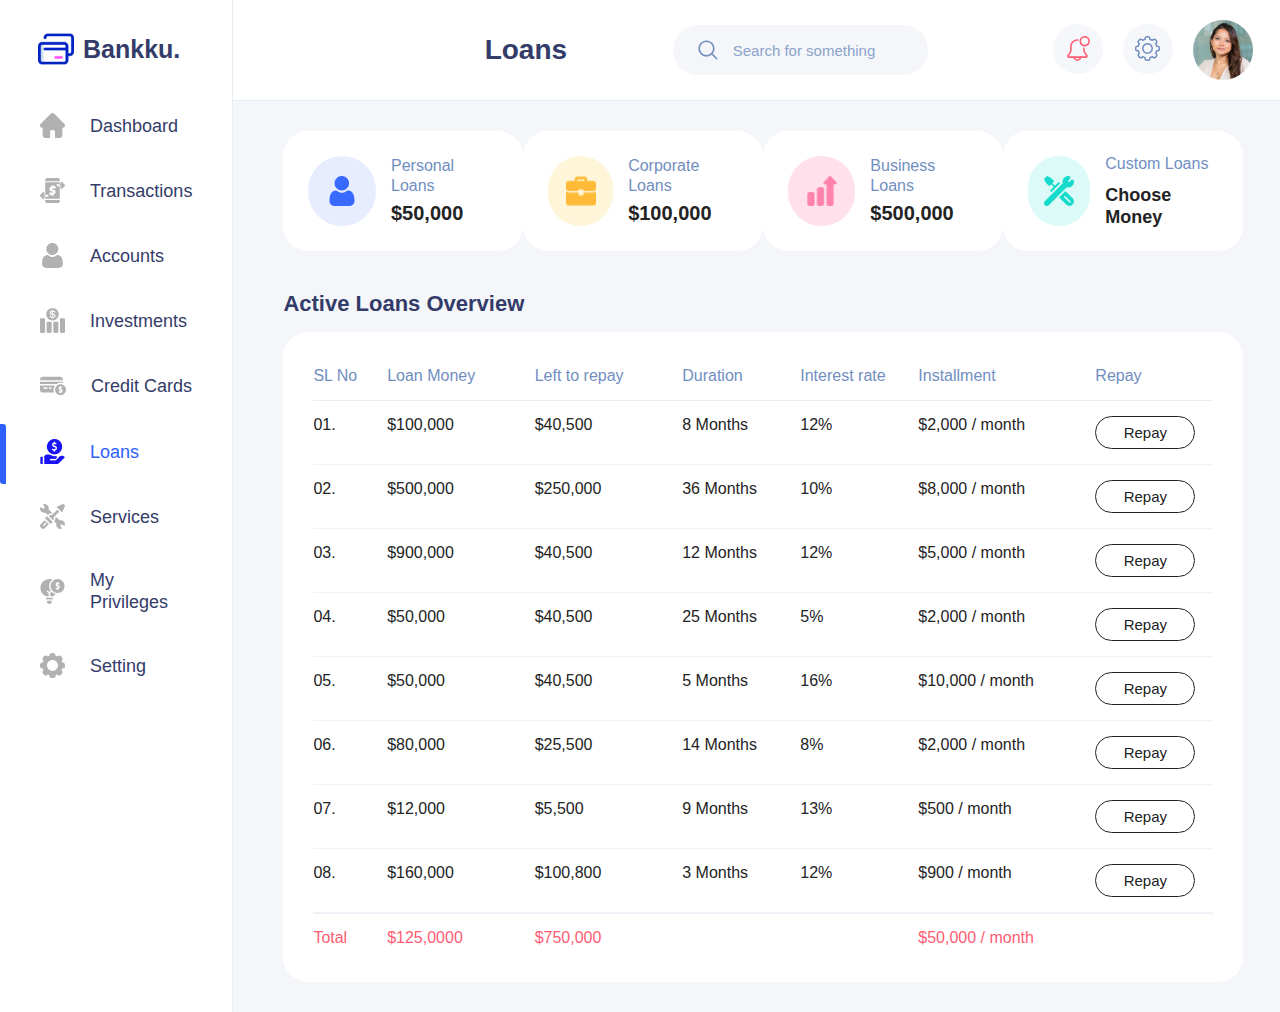
<file: pages/Loans.html>
<!DOCTYPE html>
<html lang="en">

<head>
    <meta charset="UTF-8">
    <meta name="viewport" content="width=device-width, initial-scale=1.0">
    <title>Bankku - Loans</title>
    <link rel="stylesheet" href="../assets/css/styles.css">
    <link rel="stylesheet" href="../assets/css/loans.css">
</head>

<body>
    <div class="container">
        <!-- Sidebar -->
        <div class="sidebar" id="sidebar">
            <div class="logo-container">
                <img src="../assets/images/img_iconfindervector6509473792_1.png" alt="Bankku Logo" width="36"
                    height="36">
                <span class="logo-text">Bankku.</span>
            </div>

            <nav>
                <div class="nav-item">
                    <img src="../assets/images/dashboard2.png" alt="Dashboard Icon" width="25" height="25">
                    <a class="nav-text" href="../index.html">Dashboard</a>
                </div>

                <div class="nav-item">
                    <img src="../assets/images/img_glyph.svg" alt="Transactions Icon" width="25" height="25">
                    <a class="nav-text" href="Transactions.html">Transactions</a>
                </div>

                <div class="nav-item">
                    <img src="../assets/images/img_user_3_1.svg" alt="Accounts Icon" width="25" height="25">
                    <a class="nav-text" href="Accounts.html">Accounts</a>
                </div>

                <div class="nav-item">
                    <img src="../assets/images/img_group_25x25.svg" alt="Investments Icon" width="25" height="25">
                    <a class="nav-text" href="Investments.html">Investments</a>
                </div>

                <div class="nav-item">
                    <img src="../assets/images/img_creditcard_1.svg" alt="Credit Cards Icon" width="26" height="26">
                    <a class="nav-text" href="CreditCards.html">Credit Cards</a>
                </div>

                <div class="nav-item active">
                    <img src="../assets/images/loans2.png" alt="Loans Icon" width="25" height="25">
                    <a class="nav-text" href="Loans.html">Loans</a>
                </div>

                <div class="nav-item">
                    <img src="../assets/images/img_service_1.svg" alt="Services Icon" width="25" height="25">
                    <a class="nav-text" href="Services.html">Services</a>
                </div>

                <div class="nav-item">
                    <img src="../assets/images/img_econometrics_1.svg" alt="My Privileges Icon" width="25" height="25">
                    <a class="nav-text" href="Privileges.html">My Privileges</a>
                </div>

                <div class="nav-item">
                    <img src="../assets/images/img_vector_25x25.svg" alt="Setting Icon" width="25" height="25">
                    <a class="nav-text" href="Setting.html">Setting</a>
                </div>
            </nav>
        </div>

        <!-- Main Content -->
        <div class="main-content">
            <!-- Header -->
            <div class="header">
                <!-- Burger Menu -->
                <div class="burger" id="burger">
                    <div></div>
                    <div></div>
                    <div></div>
                </div>
                <div class="overlay" id="overlay"></div>
                <h1 class="page-title">Loans</h1>

                <div class="search-bar">
                    <img src="../assets/images/img_magnifyingglass_1.svg" alt="Search Icon" width="20" height="20">
                    <input type="text" class="search-input" placeholder="Search for something">
                </div>

                <div class="user-actions">
                    <button class="icon-button">
                        <img src="../assets/images/img_group_3.svg" alt="Notifications" width="50" height="50">
                    </button>
                    <button class="icon-button">
                        <img src="../assets/images/img_group_4.svg" alt="Settings" width="50" height="50">
                    </button>
                    <img src="../assets/images/img_pexelschristinamorillo1181690_1.png" alt="User Avatar"
                        class="user-avatar">
                </div>
            </div>

            <div class="content-wrapper">
                <!-- Loan Categories -->
                <div class="loan-categories">
                    <div class="loan-card">
                        <div class="loan-icon-container personal-icon-bg">
                            <img src="../assets/images/loan-user.png" alt="Personal Loans" class="loan-icon">
                        </div>
                        <div class="loan-details">
                            <div class="loan-type">Personal Loans</div>
                            <div class="loan-amount">$50,000</div>
                        </div>
                    </div>

                    <div class="loan-card">
                        <div class="loan-icon-container corporate-icon-bg">
                            <img src="../assets/images/corporate.png" alt="Corporate Loans" class="loan-icon">
                        </div>
                        <div class="loan-details">
                            <div class="loan-type">Corporate Loans</div>
                            <div class="loan-amount">$100,000</div>
                        </div>
                    </div>

                    <div class="loan-card">
                        <div class="loan-icon-container business-icon-bg">
                            <img src="../assets/images/bisnis-loan.png" alt="Business Loans" class="loan-icon">
                        </div>
                        <div class="loan-details">
                            <div class="loan-type">Business Loans</div>
                            <div class="loan-amount">$500,000</div>
                        </div>
                    </div>

                    <div class="loan-card">
                        <div class="loan-icon-container custom-icon-bg">
                            <img src="../assets/images/custom-loan.png" alt="Custom Loans" class="loan-icon">
                        </div>
                        <div class="loan-details">
                            <div class="loan-type">Custom Loans</div>
                            <div class="custom-loan-amount">Choose Money</div>
                        </div>
                    </div>
                </div>

                <!-- Loans Overview -->
                <h2 class="loans-overview-title">Active Loans Overview</h2>
                <div class="loans-table">
                    <div class="table-header">
                        <div class="table-header-cell">SL No</div>
                        <div class="table-header-cell">Loan Money</div>
                        <div class="table-header-cell">Left to repay</div>
                        <div class="table-header-cell">Duration</div>
                        <div class="table-header-cell">Interest rate</div>
                        <div class="table-header-cell">Installment</div>
                        <div class="table-header-cell">Repay</div>
                    </div>

                    <div class="table-row">
                        <div class="table-cell">01.</div>
                        <div class="table-cell">$100,000</div>
                        <div class="table-cell">$40,500</div>
                        <div class="table-cell">8 Months</div>
                        <div class="table-cell">12%</div>
                        <div class="table-cell">$2,000 / month</div>
                        <div class="table-cell">
                            <button class="repay-btn">Repay</button>
                        </div>
                    </div>

                    <div class="table-row">
                        <div class="table-cell">02.</div>
                        <div class="table-cell">$500,000</div>
                        <div class="table-cell">$250,000</div>
                        <div class="table-cell">36 Months</div>
                        <div class="table-cell">10%</div>
                        <div class="table-cell">$8,000 / month</div>
                        <div class="table-cell">
                            <button class="repay-btn">Repay</button>
                        </div>
                    </div>

                    <div class="table-row">
                        <div class="table-cell">03.</div>
                        <div class="table-cell">$900,000</div>
                        <div class="table-cell">$40,500</div>
                        <div class="table-cell">12 Months</div>
                        <div class="table-cell">12%</div>
                        <div class="table-cell">$5,000 / month</div>
                        <div class="table-cell">
                            <button class="repay-btn">Repay</button>
                        </div>
                    </div>

                    <div class="table-row">
                        <div class="table-cell">04.</div>
                        <div class="table-cell">$50,000</div>
                        <div class="table-cell">$40,500</div>
                        <div class="table-cell">25 Months</div>
                        <div class="table-cell">5%</div>
                        <div class="table-cell">$2,000 / month</div>
                        <div class="table-cell">
                            <button class="repay-btn">Repay</button>
                        </div>
                    </div>

                    <div class="table-row">
                        <div class="table-cell">05.</div>
                        <div class="table-cell">$50,000</div>
                        <div class="table-cell">$40,500</div>
                        <div class="table-cell">5 Months</div>
                        <div class="table-cell">16%</div>
                        <div class="table-cell">$10,000 / month</div>
                        <div class="table-cell">
                            <button class="repay-btn">Repay</button>
                        </div>
                    </div>

                    <div class="table-row">
                        <div class="table-cell">06.</div>
                        <div class="table-cell">$80,000</div>
                        <div class="table-cell">$25,500</div>
                        <div class="table-cell">14 Months</div>
                        <div class="table-cell">8%</div>
                        <div class="table-cell">$2,000 / month</div>
                        <div class="table-cell">
                            <button class="repay-btn">Repay</button>
                        </div>
                    </div>

                    <div class="table-row">
                        <div class="table-cell">07.</div>
                        <div class="table-cell">$12,000</div>
                        <div class="table-cell">$5,500</div>
                        <div class="table-cell">9 Months</div>
                        <div class="table-cell">13%</div>
                        <div class="table-cell">$500 / month</div>
                        <div class="table-cell">
                            <button class="repay-btn">Repay</button>
                        </div>
                    </div>

                    <div class="table-row">
                        <div class="table-cell">08.</div>
                        <div class="table-cell">$160,000</div>
                        <div class="table-cell">$100,800</div>
                        <div class="table-cell">3 Months</div>
                        <div class="table-cell">12%</div>
                        <div class="table-cell">$900 / month</div>
                        <div class="table-cell">
                            <button class="repay-btn">Repay</button>
                        </div>
                    </div>

                    <div class="table-footer">
                        <div class="table-footer-cell">Total</div>
                        <div class="table-footer-cell">$125,0000</div>
                        <div class="table-footer-cell">$750,000</div>
                        <div class="table-footer-cell"></div>
                        <div class="table-footer-cell"></div>
                        <div class="table-footer-cell">$50,000 / month</div>
                        <div class="table-footer-cell"></div>
                    </div>
                </div>
            </div>
        </div>
    </div>


    <script>
        // Make repay buttons interactive
        document.addEventListener('DOMContentLoaded', function () {
            const repayButtons = document.querySelectorAll('.repay-btn');

            repayButtons.forEach(button => {
                button.addEventListener('click', function () {
                    // Show payment confirmation dialog
                    const row = this.closest('.table-row');
                    const loanAmount = row.querySelector('.table-cell:nth-child(2)').textContent;
                    const remainingAmount = row.querySelector('.table-cell:nth-child(3)').textContent;

                    if (confirm(`Do you want to make a payment for this loan?

Loan Amount: ${loanAmount}
Remaining: ${remainingAmount}`)) {
                        // Simulate payment processing
                        button.textContent = 'Processing...';

                        setTimeout(() => {
                            button.textContent = 'Paid';
                            button.style.backgroundColor = '#1814f3';
                            button.style.color = '#ffffff';
                            button.disabled = true;

                            // Update the remaining amount (just for demo)
                            const installment = row.querySelector('.table-cell:nth-child(6)').textContent;
                            const installmentAmount = parseFloat(installment.replace('$', '').split(' ')[0].replace(',', ''));
                            const remaining = parseFloat(remainingAmount.replace('$', '').replace(',', ''));
                            const newRemaining = remaining - installmentAmount;

                            if (newRemaining <= 0) {
                                row.querySelector('.table-cell:nth-child(3)').textContent = '$0';
                                alert('Congratulations! This loan has been fully repaid.');
                            } else {
                                row.querySelector('.table-cell:nth-child(3)').textContent = '$' + newRemaining.toLocaleString();
                            }
                        }, 2000);
                    }
                });
            });

            // Make search bar functional
            const searchInput = document.querySelector('.search-input');

            searchInput.addEventListener('keypress', function (e) {
                if (e.key === 'Enter') {
                    alert(`Searching for: ${this.value}`);
                    this.value = '';
                }
            });

            // Make notification and settings icons interactive
            document.querySelector('.notification-icon').addEventListener('click', function () {
                alert('Notifications panel opened');
            });

            document.querySelector('.settings-icon').addEventListener('click', function () {
                alert('Settings panel opened');
            });

            // Make profile image interactive
            document.querySelector('.profile-img').addEventListener('click', function () {
                alert('Profile menu opened');
            });

            // Make loan category cards interactive
            const loanCards = document.querySelectorAll('.loan-card');

            loanCards.forEach(card => {
                card.addEventListener('click', function () {
                    const loanType = this.querySelector('.loan-type').textContent;
                    alert(`Viewing ${loanType} details`);
                });
            });
        });
    </script>
</body>

</html>
</file>
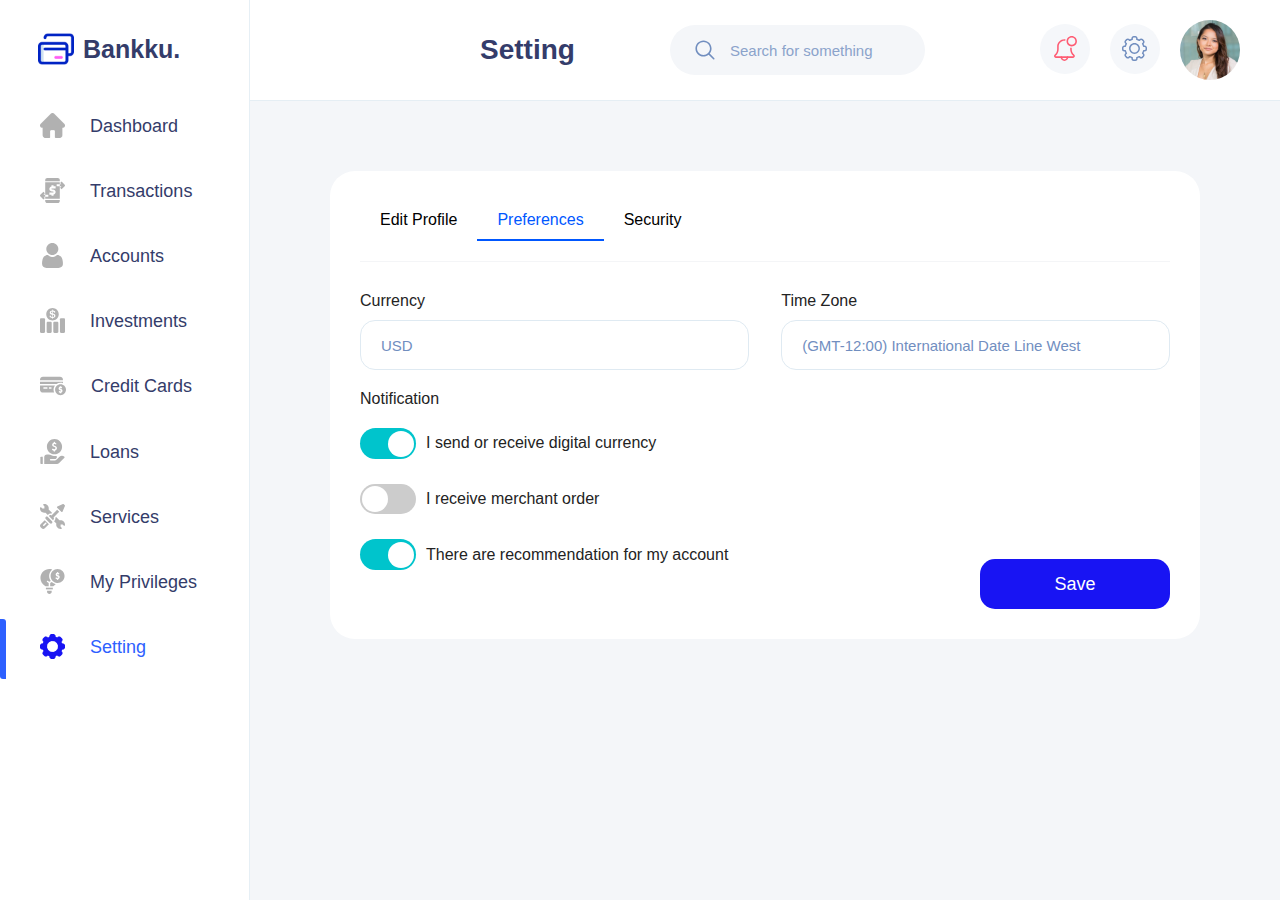
<file: pages/Preferense.html>
<!DOCTYPE html>
<html lang="en">

<head>
    <meta charset="UTF-8">
    <meta name="viewport" content="width=device-width, initial-scale=1.0">
    <title>Bankku - Preferense Settings</title>
    <link rel="stylesheet" href="../assets/css/styles.css">
    <link rel="stylesheet" href="../assets/css/settings.css">

</head>

<body>
    <div class="container">
        <!-- Sidebar -->
        <div class="sidebar" id="sidebar">
            <div class="logo-container">
                <img src="../assets/images/img_iconfindervector6509473792_1.png" alt="Bankku Logo" width="36"
                    height="36">
                <span class="logo-text">Bankku.</span>
            </div>

            <nav>
                <div class="nav-item">
                    <img src="../assets/images/dashboard2.png" alt="Dashboard Icon" width="25" height="25">
                    <a class="nav-text" href="../index.html">Dashboard</a>
                </div>

                <div class="nav-item">
                    <img src="../assets/images/img_glyph.svg" alt="Transactions Icon" width="25" height="25">
                    <a class="nav-text" href="Transactions.html">Transactions</a>
                </div>

                <div class="nav-item">
                    <img src="../assets/images/img_user_3_1.svg" alt="Accounts Icon" width="25" height="25">
                    <a class="nav-text" href="Accounts.html">Accounts</a>
                </div>

                <div class="nav-item">
                    <img src="../assets/images/img_group_25x25.svg" alt="Investments Icon" width="25" height="25">
                    <a class="nav-text" href="Investments.html">Investments</a>
                </div>

                <div class="nav-item">
                    <img src="../assets/images/img_creditcard_1.svg" alt="Credit Cards Icon" width="26" height="26">
                    <a class="nav-text" href="CreditCards.html">Credit Cards</a>
                </div>

                <div class="nav-item">
                    <img src="../assets/images/img_loan_1.svg" alt="Loans Icon" width="25" height="25">
                    <a class="nav-text" href="Loans.html">Loans</a>
                </div>

                <div class="nav-item">
                    <img src="../assets/images/img_service_1.svg" alt="Services Icon" width="25" height="25">
                    <a class="nav-text" href="Services.html">Services</a>
                </div>

                <div class="nav-item">
                    <img src="../assets/images/img_econometrics_1.svg" alt="My Privileges Icon" width="25" height="25">
                    <a class="nav-text" href="Privileges.html">My Privileges</a>
                </div>

                <div class="nav-item active">
                    <img src="../assets/images/settings solid 1.png" alt="Setting Icon" width="25" height="25">
                    <a class="nav-text" href="Setting.html">Setting</a>
                </div>
            </nav>
        </div>

        <!-- Main Content -->
        <div class="main-content">
            <!-- Header -->
            <div class="header">
                <!-- Burger Menu -->
                <div class="burger" id="burger">
                    <div></div>
                    <div></div>
                    <div></div>
                </div>
                <div class="overlay" id="overlay"></div>
                <h1 class="page-title">Setting</h1>

                <div class="search-bar">
                    <img src="../assets/images/img_magnifyingglass_1.svg" alt="Search Icon" width="20" height="20">
                    <input type="text" class="search-input" placeholder="Search for something">
                </div>

                <div class="user-actions">
                    <button class="icon-button">
                        <img src="../assets/images/img_group_3.svg" alt="Notifications" width="50" height="50">
                    </button>
                    <button class="icon-button">
                        <img src="../assets/images/img_group_4.svg" alt="Settings" width="50" height="50">
                    </button>
                    <img src="../assets/images/img_pexelschristinamorillo1181690_1.png" alt="User Avatar"
                        class="user-avatar">
                </div>
            </div>

            <!-- Settings Content -->
            <div class="settings-content">

                <div class="settings-card">
                    <div class="tabs">
                        <a href="Setting.html" class="tab">Edit Profile</a>
                        <a href="Preferense.html" class="tab active">Preferences</a>
                        <a href="Security.html" class="tab">Security</a>
                    </div>

                    <div class="form-container">
                        <div class="form-group">
                            <label class="form-label">Currency</label>
                            <input type="text" class="form-input" value="USD">
                        </div>

                        <div class="form-group">
                            <label class="form-label">Time Zone</label>
                            <input type="text" class="form-input" value="(GMT-12:00) International Date Line West">
                        </div>

                        <div class="notification-section">
                            <p class="form-label">Notification</p>

                            <div class="toggle-group">
                                <label class="switch">
                                    <input type="checkbox" checked>
                                    <span class="slider round"></span>
                                </label>
                                <span class="toggle-label">I send or receive digital currency</span>
                            </div>

                            <div class="toggle-group">
                                <label class="switch">
                                    <input type="checkbox">
                                    <span class="slider round"></span>
                                </label>
                                <span class="toggle-label">I receive merchant order</span>
                            </div>

                            <div class="toggle-group">
                                <label class="switch">
                                    <input type="checkbox" checked>
                                    <span class="slider round"></span>
                                </label>
                                <span class="toggle-label">There are recommendation for my account</span>
                            </div>
                        </div>
                        <button class="save-btn">Save</button>
                    </div>
                </div>

            </div>
        </div>
    </div>

    <script>
        // Tab switching functionality
        document.addEventListener('DOMContentLoaded', function () {
            const tabs = document.querySelectorAll('.tab');

            tabs.forEach(tab => {
                tab.addEventListener('click', function () {
                    // Remove active class from all tabs
                    tabs.forEach(t => t.classList.remove('active'));

                    // Add active class to clicked tab
                    this.classList.add('active');
                });
            });

            // Date dropdown functionality
            const dateInput = document.querySelector('.date-input-container input');
            dateInput.addEventListener('click', function () {
                // In a real application, this would open a date picker
                console.log('Date picker would open here');
            });

            // Save button functionality
            const saveBtn = document.querySelector('.save-btn');
            saveBtn.addEventListener('click', function () {
                // In a real application, this would save the form data
                alert('Profile information saved successfully!');
            });

            // Profile picture edit functionality
            const editIcon = document.querySelector('.edit-icon');
            editIcon.addEventListener('click', function () {
                // In a real application, this would open a file picker
                console.log('File picker would open here');
            });

            // Navigation item click functionality
            const navItems = document.querySelectorAll('.nav-item');
            navItems.forEach(item => {
                item.addEventListener('click', function () {
                    // In a real application, this would navigate to the corresponding page
                    const pageName = this.querySelector('.nav-text').textContent;
                    console.log(`Navigating to ${pageName}`);
                });
            });
        });
    </script>
</body>

</html>
</file>
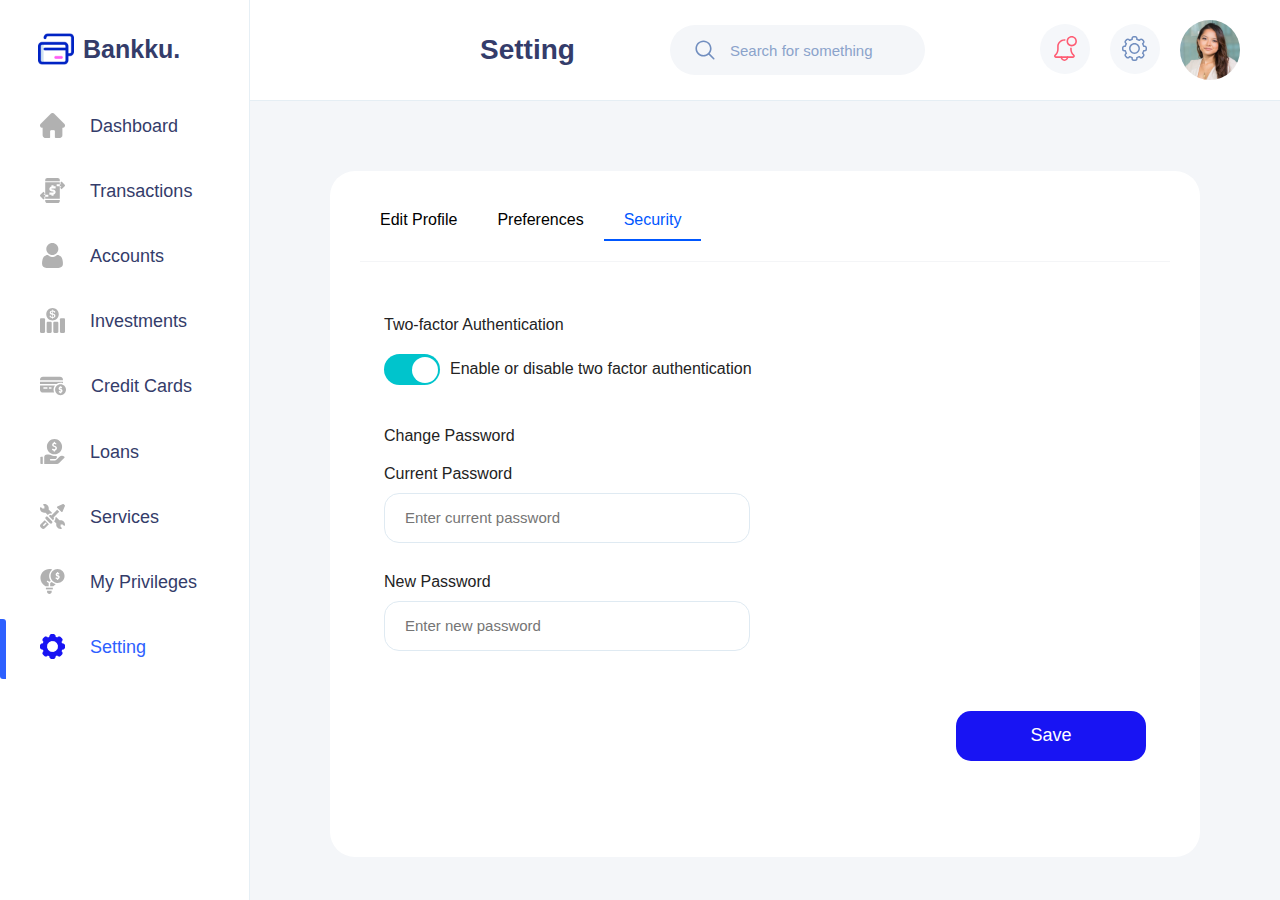
<file: pages/Security.html>
<!DOCTYPE html>
<html lang="en">

<head>
    <meta charset="UTF-8">
    <meta name="viewport" content="width=device-width, initial-scale=1.0">
    <title>Bankku - Security Settings</title>
    <link rel="stylesheet" href="../assets/css/styles.css">
    <link rel="stylesheet" href="../assets/css/settings.css">

</head>

<body>
    <div class="container">
        <!-- Sidebar -->
        <div class="sidebar" id="sidebar">
            <div class="logo-container">
                <img src="../assets/images/img_iconfindervector6509473792_1.png" alt="Bankku Logo" width="36"
                    height="36">
                <span class="logo-text">Bankku.</span>
            </div>

            <nav>
                <div class="nav-item">
                    <img src="../assets/images/dashboard2.png" alt="Dashboard Icon" width="25" height="25">
                    <a class="nav-text" href="../index.html">Dashboard</a>
                </div>

                <div class="nav-item">
                    <img src="../assets/images/img_glyph.svg" alt="Transactions Icon" width="25" height="25">
                    <a class="nav-text" href="Transactions.html">Transactions</a>
                </div>

                <div class="nav-item">
                    <img src="../assets/images/img_user_3_1.svg" alt="Accounts Icon" width="25" height="25">
                    <a class="nav-text" href="Accounts.html">Accounts</a>
                </div>

                <div class="nav-item">
                    <img src="../assets/images/img_group_25x25.svg" alt="Investments Icon" width="25" height="25">
                    <a class="nav-text" href="Investments.html">Investments</a>
                </div>

                <div class="nav-item">
                    <img src="../assets/images/img_creditcard_1.svg" alt="Credit Cards Icon" width="26" height="26">
                    <a class="nav-text" href="CreditCards.html">Credit Cards</a>
                </div>

                <div class="nav-item">
                    <img src="../assets/images/img_loan_1.svg" alt="Loans Icon" width="25" height="25">
                    <a class="nav-text" href="Loans.html">Loans</a>
                </div>

                <div class="nav-item">
                    <img src="../assets/images/img_service_1.svg" alt="Services Icon" width="25" height="25">
                    <a class="nav-text" href="Services.html">Services</a>
                </div>

                <div class="nav-item">
                    <img src="../assets/images/img_econometrics_1.svg" alt="My Privileges Icon" width="25" height="25">
                    <a class="nav-text" href="Privileges.html">My Privileges</a>
                </div>

                <div class="nav-item active">
                    <img src="../assets/images/settings solid 1.png" alt="Setting Icon" width="25" height="25">
                    <a class="nav-text" href="Setting.html">Setting</a>
                </div>
            </nav>
        </div>

        <!-- Main Content -->
        <div class="main-content">
            <!-- Header -->
            <div class="header">
                <!-- Burger Menu -->
                <div class="burger" id="burger">
                    <div></div>
                    <div></div>
                    <div></div>
                </div>
                <div class="overlay" id="overlay"></div>
                <h1 class="page-title">Setting</h1>

                <div class="search-bar">
                    <img src="../assets/images/img_magnifyingglass_1.svg" alt="Search Icon" width="20" height="20">
                    <input type="text" class="search-input" placeholder="Search for something">
                </div>

                <div class="user-actions">
                    <button class="icon-button">
                        <img src="../assets/images/img_group_3.svg" alt="Notifications" width="50" height="50">
                    </button>
                    <button class="icon-button">
                        <img src="../assets/images/img_group_4.svg" alt="Settings" width="50" height="50">
                    </button>
                    <img src="../assets/images/img_pexelschristinamorillo1181690_1.png" alt="User Avatar"
                        class="user-avatar">
                </div>
            </div>

            <!-- Settings Content -->
            <div class="settings-content">

                <div class="settings-card">
                    <div class="tabs">
                        <a href="Setting.html" class="tab">Edit Profile</a>
                        <a href="Preferense.html" class="tab">Preferences</a>
                        <a href="Security.html" class="tab active">Security</a>
                    </div>

                    <div class="form-security">
                        <!-- Two-factor Authentication Section -->
                        <div class="notification-section">
                            <p class="form-label">Two-factor Authentication</p>
                            <div class="toggle-group">
                                <label class="switch">
                                    <input type="checkbox" checked>
                                    <span class="slider round"></span>
                                </label>
                                <span class="toggle-label">Enable or disable two factor authentication</span>
                            </div>
                        </div>

                        <!-- Change Password Section -->
                        <div class="notif-section">
                            <p class="form-label">Change Password</p>

                            <div class="form-group">
                                <label class="form-label">Current Password</label>
                                <input type="password" class="form-input" placeholder="Enter current password">
                            </div>

                            <div class="form-group">
                                <label class="form-label">New Password</label>
                                <input type="password" class="form-input" placeholder="Enter new password">
                            </div>

                            <button class="save-btn">Save</button>
                        </div>
                    </div>
                </div>

            </div>
        </div>
    </div>

    <script>
        // Tab switching functionality
        document.addEventListener('DOMContentLoaded', function () {
            const tabs = document.querySelectorAll('.tab');

            tabs.forEach(tab => {
                tab.addEventListener('click', function () {
                    // Remove active class from all tabs
                    tabs.forEach(t => t.classList.remove('active'));

                    // Add active class to clicked tab
                    this.classList.add('active');
                });
            });

            // Date dropdown functionality
            const dateInput = document.querySelector('.date-input-container input');
            dateInput.addEventListener('click', function () {
                // In a real application, this would open a date picker
                console.log('Date picker would open here');
            });

            // Save button functionality
            const saveBtn = document.querySelector('.save-btn');
            saveBtn.addEventListener('click', function () {
                // In a real application, this would save the form data
                alert('Profile information saved successfully!');
            });

            // Profile picture edit functionality
            const editIcon = document.querySelector('.edit-icon');
            editIcon.addEventListener('click', function () {
                // In a real application, this would open a file picker
                console.log('File picker would open here');
            });

            // Navigation item click functionality
            const navItems = document.querySelectorAll('.nav-item');
            navItems.forEach(item => {
                item.addEventListener('click', function () {
                    // In a real application, this would navigate to the corresponding page
                    const pageName = this.querySelector('.nav-text').textContent;
                    console.log(`Navigating to ${pageName}`);
                });
            });
        });
    </script>
</body>

</html>
</file>
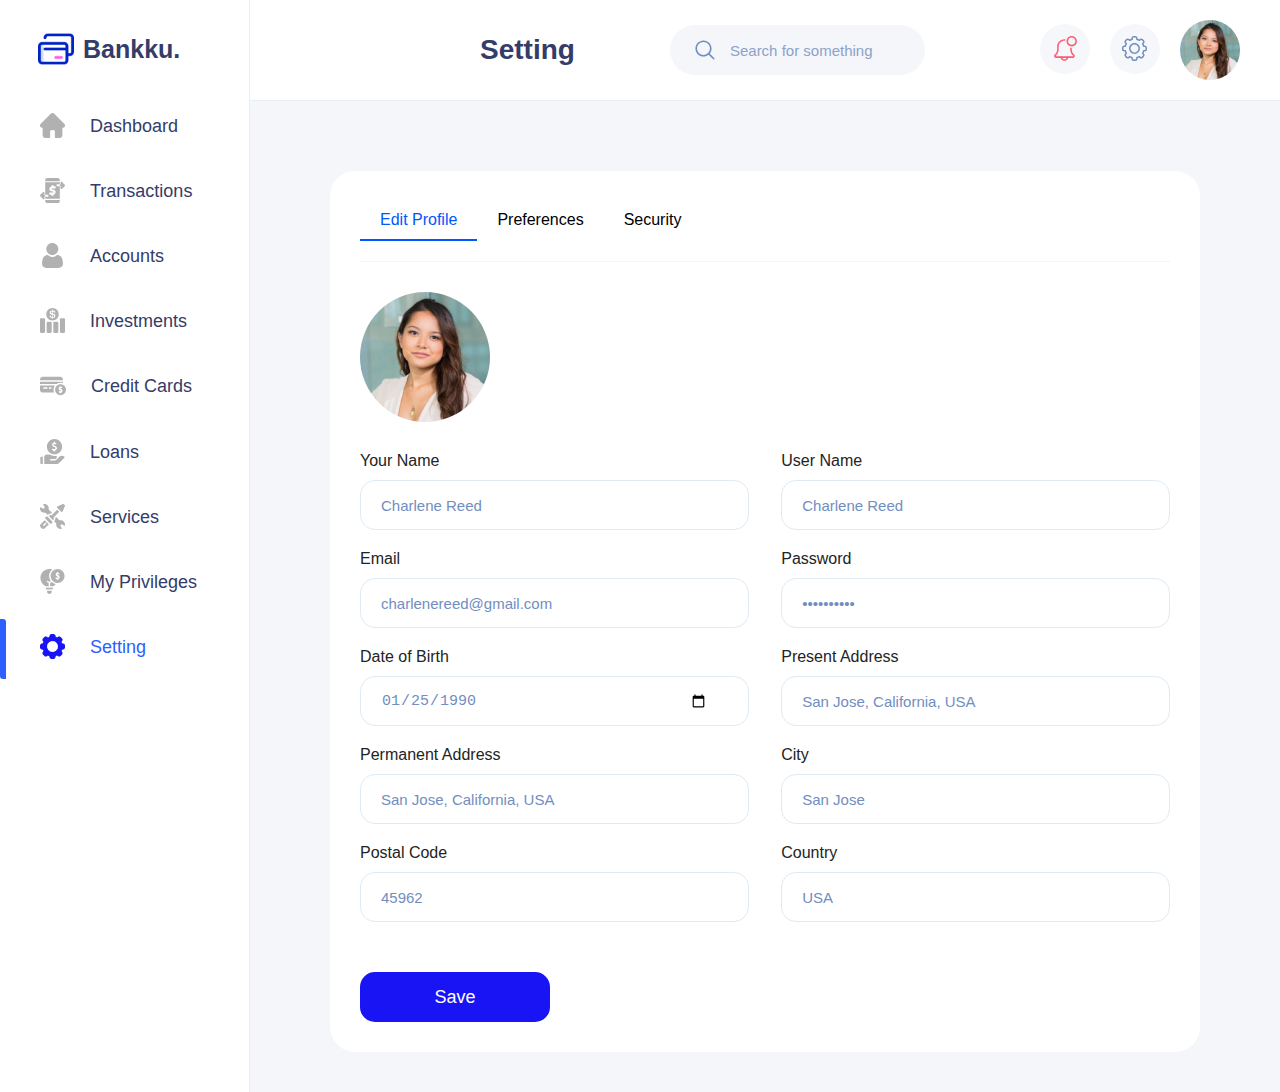
<file: pages/Setting.html>
<!DOCTYPE html>
<html lang="en">

<head>
    <meta charset="UTF-8">
    <meta name="viewport" content="width=device-width, initial-scale=1.0">
    <title>Bankku - User Settings</title>
    <link rel="stylesheet" href="../assets/css/styles.css">
    <link rel="stylesheet" href="../assets/css/settings.css">

</head>

<body>
    <div class="container">
        <!-- Sidebar -->
        <div class="sidebar" id="sidebar">
            <div class="logo-container">
                <img src="../assets/images/img_iconfindervector6509473792_1.png" alt="Bankku Logo" width="36"
                    height="36">
                <span class="logo-text">Bankku.</span>
            </div>

            <nav>
                <div class="nav-item">
                    <img src="../assets/images/dashboard2.png" alt="Dashboard Icon" width="25" height="25">
                    <a class="nav-text" href="../index.html">Dashboard</a>
                </div>

                <div class="nav-item">
                    <img src="../assets/images/img_glyph.svg" alt="Transactions Icon" width="25" height="25">
                    <a class="nav-text" href="Transactions.html">Transactions</a>
                </div>

                <div class="nav-item">
                    <img src="../assets/images/img_user_3_1.svg" alt="Accounts Icon" width="25" height="25">
                    <a class="nav-text" href="Accounts.html">Accounts</a>
                </div>

                <div class="nav-item">
                    <img src="../assets/images/img_group_25x25.svg" alt="Investments Icon" width="25" height="25">
                    <a class="nav-text" href="Investments.html">Investments</a>
                </div>

                <div class="nav-item">
                    <img src="../assets/images/img_creditcard_1.svg" alt="Credit Cards Icon" width="26" height="26">
                    <a class="nav-text" href="CreditCards.html">Credit Cards</a>
                </div>

                <div class="nav-item">
                    <img src="../assets/images/img_loan_1.svg" alt="Loans Icon" width="25" height="25">
                    <a class="nav-text" href="Loans.html">Loans</a>
                </div>

                <div class="nav-item">
                    <img src="../assets/images/img_service_1.svg" alt="Services Icon" width="25" height="25">
                    <a class="nav-text" href="Services.html">Services</a>
                </div>

                <div class="nav-item">
                    <img src="../assets/images/img_econometrics_1.svg" alt="My Privileges Icon" width="25" height="25">
                    <a class="nav-text" href="Privileges.html">My Privileges</a>
                </div>

                <div class="nav-item active">
                    <img src="../assets/images/settings solid 1.png" width="25" height="25">
                    <a class="nav-text" href="Setting.html">Setting</a>
                </div>
            </nav>
        </div>

        <!-- Main Content -->
        <div class="main-content">
            <!-- Header -->
            <div class="header">
                <!-- Burger Menu -->
                <div class="burger" id="burger">
                    <div></div>
                    <div></div>
                    <div></div>
                </div>
                <div class="overlay" id="overlay"></div>
                <h1 class="page-title">Setting</h1>

                <div class="search-bar">
                    <img src="../assets/images/img_magnifyingglass_1.svg" alt="Search Icon" width="20" height="20">
                    <input type="text" class="search-input" placeholder="Search for something">
                </div>

                <div class="user-actions">
                    <button class="icon-button">
                        <img src="../assets/images/img_group_3.svg" alt="Notifications" width="50" height="50">
                    </button>
                    <button class="icon-button">
                        <img src="../assets/images/img_group_4.svg" alt="Settings" width="50" height="50">
                    </button>
                    <img src="../assets/images/img_pexelschristinamorillo1181690_1.png" alt="User Avatar"
                        class="user-avatar">
                </div>
            </div>

            <!-- Settings Content -->
            <div class="settings-content">
                <div class="settings-card">
                    <div class="tabs">
                        <a href="Setting.html" class="tab active">Edit Profile</a>
                        <a href="Preferense.html" class="tab">Preferences</a>
                        <a href="Security.html" class="tab">Security</a>
                    </div>

                    <div class="profile-section">
                        <div class="profile-picture">
                            <img src="../assets/images/img_pexelschristinamorillo1181690_1.png" alt="Profile Picture">
                            <img src="../assets/images/edit.png" alt="Edit" class="edit-icon">
                        </div>
                    </div>

                    <div class="form-container">
                        <div class="form-group">
                            <label class="form-label">Your Name</label>
                            <input type="text" class="form-input" value="Charlene Reed">
                        </div>

                        <div class="form-group">
                            <label class="form-label">User Name</label>
                            <input type="text" class="form-input" value="Charlene Reed">
                        </div>

                        <div class="form-group">
                            <label class="form-label">Email</label>
                            <input type="email" class="form-input" value="charlenereed@gmail.com">
                        </div>

                        <div class="form-group">
                            <label class="form-label">Password</label>
                            <input type="password" class="form-input" value="**********">
                        </div>

                        <div class="form-group">
                            <label class="form-label" for="dob">Date of Birth</label>
                            <div class="date-input-container">
                                <input type="date" class="form-input" id="dob" name="dob" value="1990-01-25">
                            </div>
                        </div>

                        <div class="form-group">
                            <label class="form-label">Present Address</label>
                            <input type="text" class="form-input" value="San Jose, California, USA">
                        </div>

                        <div class="form-group">
                            <label class="form-label">Permanent Address</label>
                            <input type="text" class="form-input" value="San Jose, California, USA">
                        </div>

                        <div class="form-group">
                            <label class="form-label">City</label>
                            <input type="text" class="form-input" value="San Jose">
                        </div>

                        <div class="form-group">
                            <label class="form-label">Postal Code</label>
                            <input type="text" class="form-input" value="45962">
                        </div>

                        <div class="form-group">
                            <label class="form-label">Country</label>
                            <input type="text" class="form-input" value="USA">
                        </div>
                    </div>
                    <button class="save-btn">Save</button>
                </div>
            </div>
        </div>
    </div>

    <script>
        // Tab switching functionality
        document.addEventListener('DOMContentLoaded', function () {
            const tabs = document.querySelectorAll('.tab');

            tabs.forEach(tab => {
                tab.addEventListener('click', function () {
                    // Remove active class from all tabs
                    tabs.forEach(t => t.classList.remove('active'));

                    // Add active class to clicked tab
                    this.classList.add('active');
                });
            });

            // Date dropdown functionality
            const dateInput = document.querySelector('.date-input-container input');
            dateInput.addEventListener('click', function () {
                // In a real application, this would open a date picker
                console.log('Date picker would open here');
            });

            // Save button functionality
            const saveBtn = document.querySelector('.save-btn');
            saveBtn.addEventListener('click', function () {
                // In a real application, this would save the form data
                alert('Profile information saved successfully!');
            });

            // Profile picture edit functionality
            const editIcon = document.querySelector('.edit-icon');
            editIcon.addEventListener('click', function () {
                // In a real application, this would open a file picker
                console.log('File picker would open here');
            });

            // Navigation item click functionality
            const navItems = document.querySelectorAll('.nav-item');
            navItems.forEach(item => {
                item.addEventListener('click', function () {
                    // In a real application, this would navigate to the corresponding page
                    const pageName = this.querySelector('.nav-text').textContent;
                    console.log(`Navigating to ${pageName}`);
                });
            });
        });
    </script>
</body>

</html>
</file>
<file: assets/css/styles.css>
* {
  box-sizing: border-box;
  margin: 0;
  padding: 0;
}

body {
  font-family: "Inter", sans-serif;
  background-color: #ffffff;
  color: #343c6a;
}

.container {
  display: flex;
  min-height: 100vh;
}

/* Sidebar */
.sidebar {
  width: 250px;
  background-color: #ffffff;
  position: relative;
  border-right: 1px solid #e6eff5;
}

.logo-container {
  display: flex;
  align-items: center;
  padding: 31px 38px;
}

.logo-text {
  font-family: "Mont", sans-serif;
  font-weight: 900;
  font-size: 25px;
  line-height: 32px;
  color: #343c6a;
  margin-left: 9px;
}

.nav-item {
  display: flex;
  align-items: center;
  padding: 15px 40px;
  margin-bottom: 10px;
  position: relative;
}

.nav-item.active {
  color: #2d60ff;
}

.nav-item.active::before {
  content: "";
  position: absolute;
  left: 0;
  top: 0;
  width: 6px;
  height: 60px;
  background-color: #2d60ff;
  border-radius: 0px 3px 0px 3px;
}

.nav-text {
  font-size: 18px;
  font-weight: 500;
  line-height: 22px;
  margin-left: 25px;
  color: rgba(177, 177, 177, 1);
  text-decoration: none;
  color: inherit;
  display: inline-block;
}


.nav-item.active .nav-text {
  color: #2d60ff;
}

/* Main Content */
.main-content {
  flex: 1;
  background-color: #f4f6f9;
  padding: 0 40px;
}

/* Header */
.header {
  margin-left: -40px;
  margin-right: -40px;
  padding-left: 40px; 
  padding-right: 40px;

  background-color: #ffffff;
  border-bottom: 1px solid #e5eef4;

  display: flex;
  justify-content: space-between;
  align-items: center;
  padding-top: 20px;
  padding-bottom: 20px;
}

.page-title {
  font-size: 28px;
  font-weight: 600;
  line-height: 34px;
  color: #343c6a;
}

.search-bar {
  display: flex;
  align-items: center;
  background-color: #f4f6f9;
  border-radius: 25px;
  padding: 15px 25px;
  width: 255px;
}

.search-input {
  border: none;
  background: transparent;
  margin-left: 15px;
  font-size: 15px;
  color: #8ba3cb;
  width: 100%;
  outline: none;
}

.search-input::placeholder {
  color: #8ba3cb;
}

.user-actions {
  display: flex;
  align-items: center;
}

.icon-button {
  background: none;
  border: none;
  cursor: pointer;
  margin-left: 20px;
}

.user-avatar {
  width: 60px;
  height: 60px;
  border-radius: 30px;
  margin-left: 20px;
}


/* Cards Section */
.section-header {
  display: flex;
  justify-content: space-between;
  align-items: center;
  margin: 24px 0;
}

.section-title {
  font-size: 22px;
  font-weight: 600;
  line-height: 27px;
  color: #343c6a;
}

.see-all {
  font-size: 17px;
  font-weight: 600;
  line-height: 21px;
  color: #343c6a;
  cursor: pointer;
}

.cards-wrapper {
  display: flex;
  flex-direction: column;
  width: 730px;
}

.cards-header {
  display: flex;
  justify-content: space-between;
  align-items: center;
  margin-bottom: 20px;
}

.cards-inner {
  display: flex;
  gap: 30px;
}

.cards-inner .card {
  flex: 1;
  min-width: 0;
}

.transactions-container {
  width: 350px;
}

.card {
  width: 350px;
  height: 235px;
  border-radius: 25px;
  padding: 23px 26px;
  position: relative;
  overflow: hidden;
}

.blue-card {
  background: linear-gradient(135deg, #4c49ed 0%, #0a06f4 100%);
  color: #ffffff;
}

.white-card {
  background-color: #ffffff;
  color: #343c6a;
  border: 1px solid #deeaf2;
}

.card-label {
  font-family: "Lato", sans-serif;
  font-size: 12px;
  font-weight: 400;
  line-height: 15px;
  color: rgba(255, 255, 255, 0.7);
  margin-bottom: 5px;
}

.white-card .card-label {
  color: #718ebf;
}

.card-value {
  font-family: "Lato", sans-serif;
  font-size: 15px;
  font-weight: 600;
  line-height: 18px;
  color: #ffffff;
}

.white-card .card-value {
  color: #343c6a;
}

.card-balance {
  font-family: "Lato", sans-serif;
  font-size: 20px;
  font-weight: 600;
  line-height: 24px;
  color: #ffffff;
  margin-top: 5px;
}

.white-card .card-balance {
  color: #343c6a;
}

.card-chip {
  position: absolute;
  top: 25px;
  right: 25px;
  width: 34px;
  height: 34px;
}

.card-number-container {
  position: absolute;
  bottom: 0;
  left: 0;
  width: 100%;
  height: 70px;
  display: flex;
  align-items: center;
  padding: 0 26px;
}

.blue-card .card-number-container {
  background: linear-gradient(
    180deg,
    rgba(255, 255, 255, 0.15) 0%,
    rgba(255, 255, 255, 0.15) 100%
  );
  border-radius: 0px 0px 25px 25px;
}

.white-card .card-number-container {
  border-top: 1px solid #dfeaf2;
  border-radius: 0px 0px 25px 25px;
}

.card-number {
  font-family: "Lato", sans-serif;
  font-size: 22px;
  font-weight: 600;
  line-height: 27px;
  color: #ffffff;
}

.white-card .card-number {
  color: #343c6a;
}

.card-logo {
  position: absolute;
  right: 20px;
  width: 44px;
  height: 30px;
}

/* Transactions Section */
.transactions-container {
  width: 350px;
}

.item-container {
  background-color: #ffffff;
  border-radius: 25px;
  padding: 25px;
  margin-bottom: 30px;
  height: 235px;
}

.transaction-item {
  display: flex;
  align-items: center;
  margin-bottom: 13px;
}

.transaction-icon {
  width: 55px;
  height: 55px;
  border-radius: 27px;
  display: flex;
  justify-content: center;
  align-items: center;
  margin-right: 17px;
}

.icon-yellow {
  background-color: #fff5d9;
}

.icon-blue {
  background-color: #e7edff;
}

.icon-teal {
  background-color: #dcfaf8;
}

.transaction-details {
  flex: 1;
}

.transaction-title {
  font-size: 16px;
  font-weight: 500;
  line-height: 20px;
  color: #232323;
  margin-bottom: 5px;
}

.transaction-date {
  font-size: 15px;
  font-weight: 400;
  line-height: 19px;
  color: #718ebf;
}

.transaction-amount {
  font-size: 16px;
  font-weight: 500;
  line-height: 20px;
  text-align: right;
}

.amount-negative {
  color: #ff4b4a;
}

.amount-positive {
  color: #41d4a8;
}

/* Weekly Activity Section */
.section-title {
  font-size: 22px;
  font-weight: 600;
  color: #343c6a;
  margin-bottom: 15px;
}

.activity-container {
  width: 730px;
}

.activity {
  background-color: #ffffff;
  border-radius: 25px;
  padding: 30px;
  margin-bottom: 30px;
  height: 322px;
}

.chart-container {
  position: relative;
  height: 245px;
  margin-top: 20px;
}

.chart-legend {
  display: flex;
  justify-content: flex-end;
  margin-bottom: 20px;
}

.legend-item {
  display: flex;
  align-items: center;
  margin-left: 20px;
}

.legend-color {
  width: 15px;
  height: 15px;
  border-radius: 7px;
  margin-right: 10px;
}

.legend-deposit {
  background-color: #16dbcc;
}

.legend-withdraw {
  background-color: #ff82ac;
}

.legend-text {
  font-size: 15px;
  font-weight: 400;
  line-height: 19px;
  color: #718ebf;
}

/* Expense Statistics Section */
.statistics-container {
  width: 350px;
}

.pie-chart {
  position: relative;
  margin: 0 auto;
  background-color: #ffffff;
  border-radius: 25px;
  padding: 30px;
  margin-bottom: 30px;
  height: 322px;
}

.pie-segment {
  position: absolute;
  text-align: center;
  color: #ffffff;
  font-size: 13px;
  font-weight: 500;
  line-height: 18px;
}

.segment-entertainment {
  top: 64px;
  left: 104px;
}

.segment-investment {
  top: 164px;
  left: 56px;
}

.segment-bill {
  top: 114px;
  left: 199px;
}

.segment-others {
  top: 194px;
  left: 194px;
}

/* Quick Transfer Section */
.transfer-container {
  width: 445px;
}

.transfer {
  background-color: #ffffff;
  border-radius: 25px;
  padding: 30px;
  margin-bottom: 30px;
}

.contacts-container {
  display: flex;
  justify-content: space-between;
  margin-bottom: 30px;
}

.contact {
  text-align: center;
  cursor: pointer;
}

.contact-avatar {
  width: 70px;
  height: 70px;
  border-radius: 35px;
  margin-bottom: 15px;
}

.contact-name {
  font-size: 16px;
  font-weight: 400;
  line-height: 20px;
  color: #232323;
  margin-bottom: 5px;
}

.contact-title {
  font-size: 15px;
  font-weight: 400;
  line-height: 19px;
  color: #718ebf;
}

.next-button {
  position: absolute;
  right: 30px;
  top: 50%;
  transform: translateY(-50%);
  background: none;
  border: none;
  cursor: pointer;
}

.amount-input-container {
  display: flex;
  margin-top: 20px;
}

.amount-label {
  font-size: 16px;
  font-weight: 400;
  line-height: 20px;
  color: #718ebf;
  margin-right: 30px;
  margin-top: 13px;
}

.amount-input-wrapper {
  display: flex;
  background-color: #edf1f7;
  border-radius: 25px;
  height: 50px;
  width: 265px;
}

.amount-input {
  background: transparent;
  border: none;
  padding: 13px 30px;
  font-size: 16px;
  color: #718ebf;
  width: 140px;
  outline: none;
}

.send-button {
  background-color: #1814f3;
  border-radius: 25px;
  border: none;
  color: #ffffff;
  font-size: 16px;
  font-weight: 500;
  line-height: 20px;
  padding: 13px 24px;
  display: flex;
  align-items: center;
  cursor: pointer;
  box-shadow: 4px 4px 18px rgba(230, 227, 231, 0.8);
}

.send-icon {
  margin-left: 10px;
}

/* Balance History Section */
.history-container {
  width: 635px;
}

.balance {
  background-color: #ffffff;
  border-radius: 25px;
  padding: 30px;
  margin-bottom: 30px;
}

.line-chart {
  position: relative;
  height: 196px;
  margin-top: 20px;
}

.chart-y-axis {
  position: absolute;
  left: 0;
  top: 0;
  height: 100%;
  display: flex;
  flex-direction: column;
  justify-content: space-between;
}

.y-axis-label {
  font-size: 13px;
  font-weight: 400;
  line-height: 16px;
  color: #718ebf;
  text-align: right;
  width: 30px;
}

.chart-x-axis {
  position: absolute;
  bottom: 0;
  left: 60px;
  right: 0;
  display: flex;
  justify-content: space-between;
}

.x-axis-label {
  font-size: 14px;
  font-weight: 400;
  line-height: 17px;
  color: #718ebf;
  text-align: center;
}

/* Layout Sections */
.content-row {
  display: flex;
  gap: 30px;
  margin-bottom: 30px;
}
</file>
<file: assets/css/loans.css>
.content-wrapper {
  padding: 30px 10px;
}

.loan-categories {
  display: flex;
  justify-content: space-between;
  margin-bottom: 40px;
}

.loan-card {
  background-color: #ffffff;
  border-radius: 25px;
  width: 240px;
  height: 120px;
  padding: 25px;
  display: flex;
  align-items: center;
}

.loan-icon-container {
  width: 70px;
  height: 70px;
  border-radius: 35px;
  display: flex;
  align-items: center;
  justify-content: center;
}

.personal-icon-bg {
  background-color: #e7edff;
}

.corporate-icon-bg {
  background-color: #fff5d9;
}

.business-icon-bg {
  background-color: #ffe0eb;
}

.custom-icon-bg {
  background-color: #dcfaf8;
}

.loan-icon {
  width: 30px;
  height: 30px;
}

.loan-details {
  margin-left: 15px;
}

.loan-type {
  font-size: 16px;
  font-weight: 400;
  color: #718ebf;
  line-height: 20px;
}

.loan-amount {
  font-size: 20px;
  font-weight: 600;
  color: #232323;
  line-height: 25px;
  margin-top: 5px;
}

.custom-loan-amount {
  font-size: 18px;
  font-weight: 600;
  color: #232323;
  line-height: 22px;
  margin-top: 10px;
}

.loans-overview-title {
  font-size: 22px;
  font-weight: 600;
  color: #333b69;
  margin-bottom: 15px;
}

.loans-table {
  background-color: #ffffff;
  border-radius: 25px;
  padding: 20px 30px;
  width: 100%;
}

.table-header {
  display: grid;
  grid-template-columns: 0.5fr 1fr 1fr 0.8fr 0.8fr 1.2fr 0.8fr;
  padding: 15px 0;
  border-bottom: 1px solid #e6eff5;
}

.table-header-cell {
  font-size: 16px;
  font-weight: 500;
  color: #718ebf;
}

.table-row {
  display: grid;
  grid-template-columns: 0.5fr 1fr 1fr 0.8fr 0.8fr 1.2fr 0.8fr;
  padding: 15px 0;
  border-bottom: 1px solid #f2f3f7;
}

.table-cell {
  font-size: 16px;
  font-weight: 400;
  color: #232323;
}

.table-footer {
  display: grid;
  grid-template-columns: 0.5fr 1fr 1fr 0.8fr 0.8fr 1.2fr 0.8fr;
  padding: 15px 0;
  border-top: 1px solid #e6eff5;
}

.table-footer-cell {
  font-size: 16px;
  font-weight: 500;
  color: #fe5c73;
}

.repay-btn {
  background-color: transparent;
  border: 1px solid #232323;
  border-radius: 17px;
  padding: 7px 0;
  width: 100px;
  font-size: 15px;
  font-weight: 500;
  color: #232323;
  cursor: pointer;
  transition: all 0.3s ease;
}

.repay-btn:hover {
  background-color: #ffffff;
  color: #1814F3;
  border: 1px solid #1814F3;
}

/* Responsive Styles */
@media (max-width: 1200px) {
  .loan-categories {
    flex-wrap: wrap;
    gap: 20px;
  }

  .loan-card {
    width: calc(50% - 10px);
  }
}

@media (max-width: 768px) {
  .loan-card {
    width: 100%;
  }

  .table-row,
  .table-header,
  .table-footer {
    grid-template-columns: 0.5fr 1fr 1fr 0.8fr 0.8fr 1fr 0.5fr;
    font-size: 14px;
  }

  .repay-btn {
    width: 80px;
    font-size: 14px;
  }
}
</file>
<file: assets/css/settings.css>
/* Settings Content Styles */
.settings-content {
  padding: 40px;
}

.settings-card {
  background-color: #ffffff;
  border-radius: 25px;
  padding: 30px;
  margin-top: 30px;
}

.tabs {
  display: flex;
  border-bottom: 1px solid #f4f5f7;
  padding-bottom: 20px;
  margin-bottom: 30px;
}

.tabs .tab {
  text-decoration: none;
  padding: 10px 20px;
  border-bottom: 2px solid transparent;
  color: #000;
  font-weight: 500;
  cursor: pointer;
}

.tabs .tab.active {
  color: #0057ff;
  border-color: #0057ff;
}

.profile-section {
  display: flex;
  margin-bottom: 30px;
}

.profile-picture {
  position: relative;
  width: 130px;
  height: 130px;
  border-radius: 65px;
  overflow: hidden;
  margin-right: 55px;
}

.profile-picture img {
  width: 100%;
  height: 100%;
  object-fit: cover;
}

.edit-icon {
  bottom: 0;
  right: 0;
  width: 5px;
  height: 5px;
  cursor: pointer;
}

.form-container {
  display: flex;
  flex-wrap: wrap;
  justify-content: space-between;
}

.form-group {
  width: 48%;
  margin-bottom: 20px;
}

.form-label {
  display: block;
  font-size: 16px;
  color: #232323;
  margin-bottom: 10px;
}

.form-input {
  width: 100%;
  height: 50px;
  border: 1px solid #dfeaf2;
  border-radius: 15px;
  padding: 0 20px;
  font-size: 15px;
  color: #718ebf;
}

.date-input-container {
  position: relative;
}

.date-input-container .form-input {
  padding-right: 40px;
}

.date-dropdown-icon {
  position: absolute;
  right: 20px;
  top: 50%;
  transform: translateY(-50%);
  width: 12px;
  height: 6px;
  pointer-events: none;
}

.save-btn {
  background-color: #1814f3;
  color: #ffffff;
  border: none;
  border-radius: 15px;
  height: 50px;
  width: 190px;
  font-size: 18px;
  font-weight: 500;
  cursor: pointer;
  margin-top: 30px;
  align-self: flex-end;
}

.toggle-group {
  display: flex;
  align-items: center;
  margin-bottom: 15px;
}

.toggle-label {
  margin-left: 10px;
  color: #232323;
  font-size: 16px;
  font-style: normal;
  font-weight: 400;
  line-height: normal;
}

/* Switch Styles */
.switch {
  position: relative;
  display: inline-block;
  width: 56px;
  height: 30.71px;
  flex-shrink: 0;
}

.switch input {
  opacity: 0;
  width: 0;
  height: 0;
}

.slider {
  position: absolute;
  cursor: pointer;
  top: 0;
  left: 0;
  right: 0;
  bottom: 0;
  background-color: #ccc;
  transition: 0.4s;
  border-radius: 20px;
}

.slider.round:before {
  border-radius: 50%;
}

.slider:before {
  position: absolute;
  content: "";
  height: 26px;
  width: 26px;
  left: 2px;
  bottom: 2px;
  background-color: white;
  transition: 0.4s;
}

input:checked + .slider {
  background-color: #00c4cc;
}

input:checked + .slider:before {
  transform: translateX(26px);
}

.form-security {
  display: flex;
  flex-wrap: wrap;
  justify-content: space-between;
  gap: 32px;
  display: flex;
  flex-direction: column;
  gap: 3px;
  padding: 24px;
}

.notification-section,
.notif-section {
  margin-bottom: 24px;
}

.notification-section,
.notif-section {
  display: flex;
  flex-direction: column;
  gap: 10px;
}
</file>
